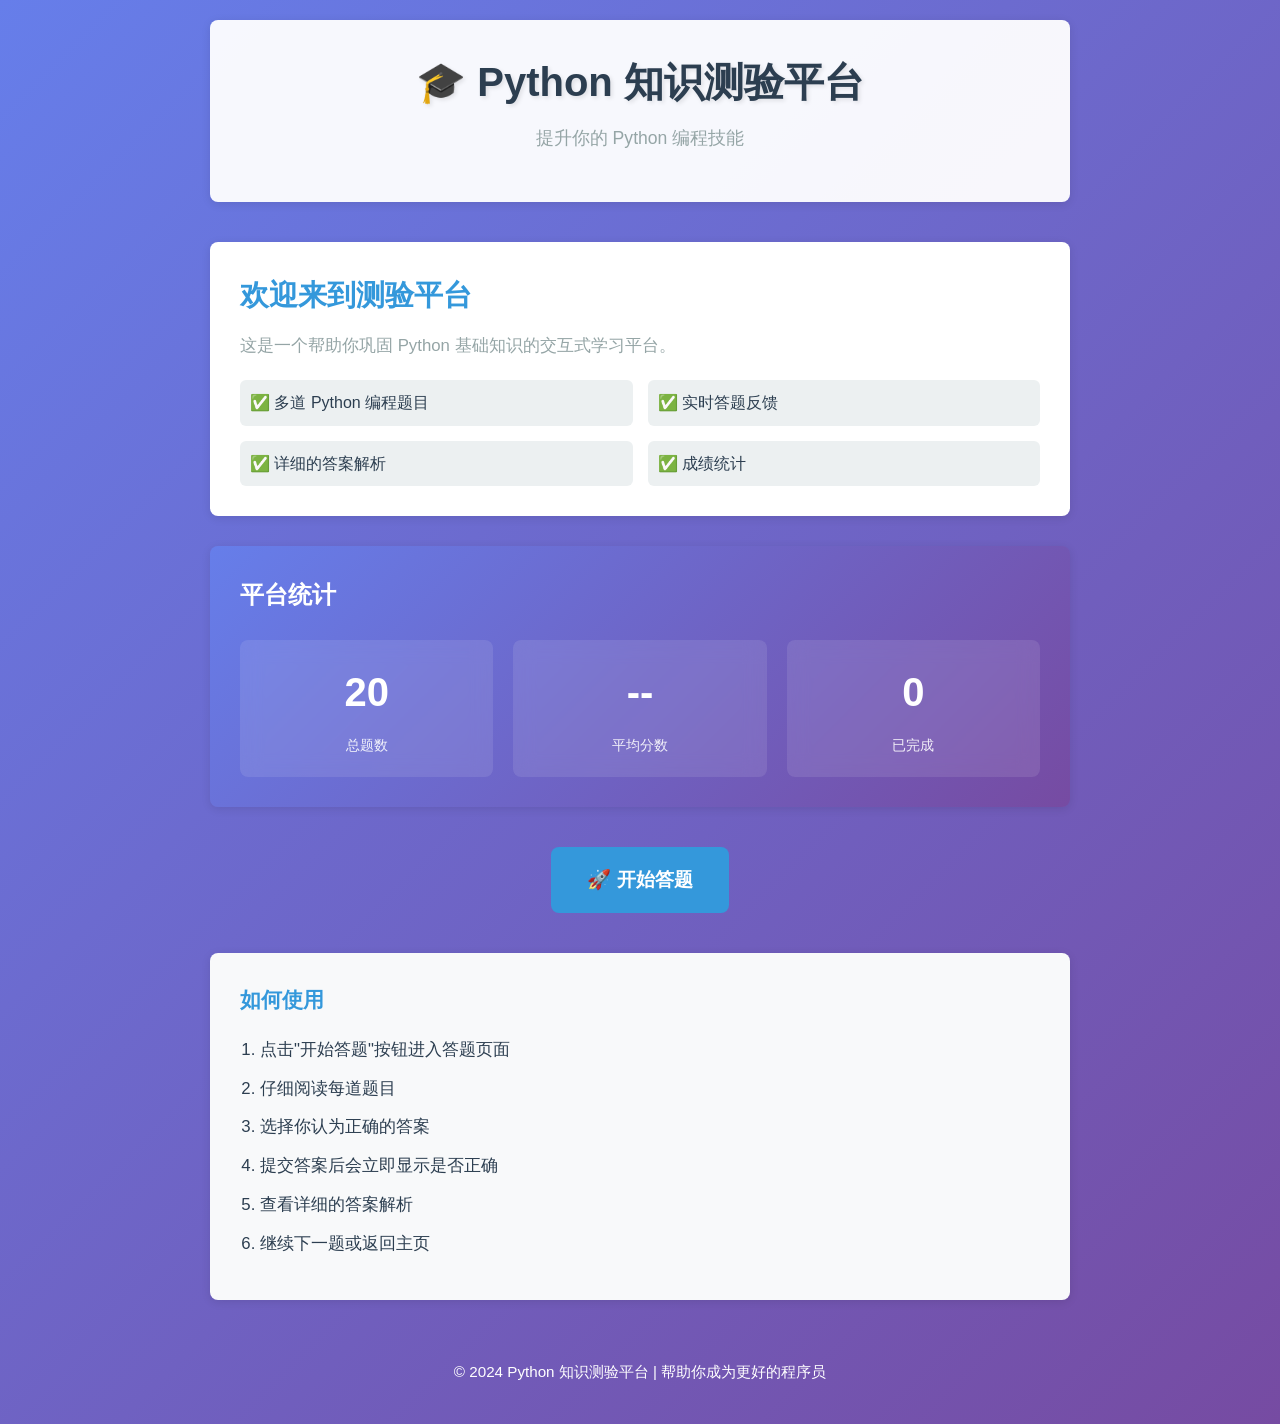
<file: index.html>
<!DOCTYPE html>
<html lang="zh-CN">
<head>
    <meta charset="UTF-8">
    <meta name="viewport" content="width=device-width, initial-scale=1.0">
    <title>测验平台 - 欢迎</title>
    <link rel="stylesheet" href="assets/css/style.css">
</head>
<body>
    <div class="container">
        <div class="header">
            <h1>🎓 Python 知识测验平台</h1>
            <p>提升你的 Python 编程技能</p>
        </div>

        <div class="main-content">
            <div class="card welcome-card">
                <h2>欢迎来到测验平台</h2>
                <p>这是一个帮助你巩固 Python 基础知识的交互式学习平台。</p>
                <ul class="features">
                    <li>✅ 多道 Python 编程题目</li>
                    <li>✅ 实时答题反馈</li>
                    <li>✅ 详细的答案解析</li>
                    <li>✅ 成绩统计</li>
                </ul>
            </div>

            <div class="card stats-card">
                <h3>平台统计</h3>
                <div class="stats-grid">
                    <div class="stat-item">
                        <span class="stat-number" id="totalQuestions">0</span>
                        <span class="stat-label">总题数</span>
                    </div>
                    <div class="stat-item">
                        <span class="stat-number" id="avgScore">--</span>
                        <span class="stat-label">平均分数</span>
                    </div>
                    <div class="stat-item">
                        <span class="stat-number" id="completedCount">0</span>
                        <span class="stat-label">已完成</span>
                    </div>
                </div>
            </div>

            <div class="action-area">
                <a href="quiz.html" class="btn btn-primary btn-large">
                    🚀 开始答题
                </a>
            </div>

            <div class="card info-card">
                <h3>如何使用</h3>
                <ol>
                    <li>点击"开始答题"按钮进入答题页面</li>
                    <li>仔细阅读每道题目</li>
                    <li>选择你认为正确的答案</li>
                    <li>提交答案后会立即显示是否正确</li>
                    <li>查看详细的答案解析</li>
                    <li>继续下一题或返回主页</li>
                </ol>
            </div>
        </div>

        <div class="footer">
            <p>&copy; 2024 Python 知识测验平台 | 帮助你成为更好的程序员</p>
        </div>
    </div>

    <script src="data/questions.js"></script>
    <script>
        // 初始化首页统计数据
        document.addEventListener('DOMContentLoaded', function() {
            const totalQuestions = document.getElementById('totalQuestions');
            const avgScore = document.getElementById('avgScore');
            const completedCount = document.getElementById('completedCount');

            // 从 localStorage 读取统计数据
            const stats = JSON.parse(localStorage.getItem('quizStats') || '{"completed": 0, "totalScore": 0}');
            
            totalQuestions.textContent = QUESTIONS.length;
            completedCount.textContent = stats.completed;
            
            if (stats.completed > 0) {
                avgScore.textContent = (stats.totalScore / stats.completed).toFixed(1);
            }
        });
    </script>
</body>
</html>
</file>
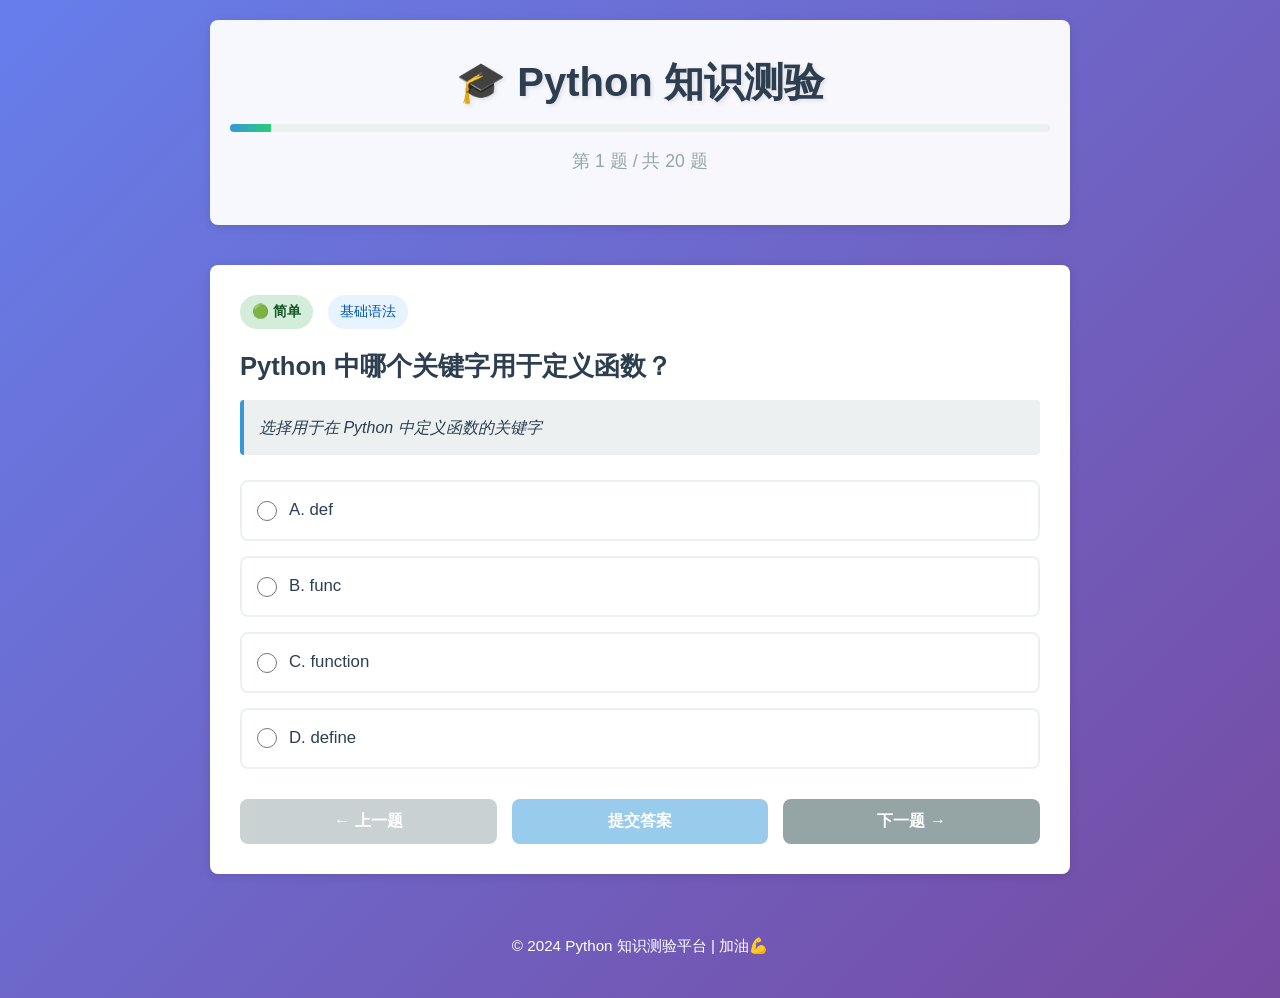
<file: quiz.html>
<!DOCTYPE html>
<html lang="zh-CN">
<head>
    <meta charset="UTF-8">
    <meta name="viewport" content="width=device-width, initial-scale=1.0">
    <title>测验平台 - 答题页面</title>
    <link rel="stylesheet" href="assets/css/style.css">
</head>
<body>
    <div class="container">
        <div class="header">
            <h1>🎓 Python 知识测验</h1>
            <div class="progress-bar">
                <div class="progress-fill" id="progressFill"></div>
            </div>
            <p id="progressText" class="progress-text">第 1 题 / 共 0 题</p>
        </div>

        <div class="main-content">
            <!-- 题目卡片 -->
            <div class="card question-card" id="questionCard">
                <div class="question-header">
                    <span class="difficulty" id="difficulty">简单</span>
                    <span class="question-tag" id="category">基础</span>
                </div>
                <h2 id="questionTitle">加载题目中...</h2>
                <p id="questionDescription" class="question-description"></p>

                <!-- 选项 -->
                <div class="options" id="optionsContainer"></div>

                <!-- 操作按钮 -->
                <div class="button-group">
                    <button class="btn btn-secondary" id="prevBtn" onclick="previousQuestion()">← 上一题</button>
                    <button class="btn btn-primary" id="submitBtn" onclick="submitAnswer()">提交答案</button>
                    <button class="btn btn-secondary" id="nextBtn" onclick="nextQuestion()">下一题 →</button>
                </div>
            </div>

            <!-- 结果卡片（初始隐藏） -->
            <div class="card result-card" id="resultCard" style="display: none;">
                <div class="result-header" id="resultHeader">
                    <h2 id="resultTitle">✅ 回答正确！</h2>
                </div>
                <div class="result-content">
                    <p id="resultMessage"></p>
                    <div class="explanation" id="explanation">
                        <h4>📚 答案解析</h4>
                        <p id="explanationText"></p>
                    </div>
                    <div class="correct-answer" id="correctAnswerDiv">
                        <h4>正确答案</h4>
                        <p id="correctAnswer"></p>
                    </div>
                </div>
                <div class="button-group">
                    <button class="btn btn-primary" id="continueBtn" onclick="continueToNext()">继续下一题 →</button>
                </div>
            </div>

            <!-- 完成卡片 -->
            <div class="card completion-card" id="completionCard" style="display: none;">
                <div class="completion-header">
                    <h2>🎉 测验完成！</h2>
                </div>
                <div class="completion-content">
                    <div class="final-score">
                        <span class="score-number" id="finalScore">0</span>
                        <span class="score-label">分</span>
                    </div>
                    <div class="score-details">
                        <p>正确答题: <span id="correctCount">0</span> / <span id="totalCount">0</span></p>
                        <p>正确率: <span id="correctRate">0%</span></p>
                    </div>
                    <div class="completion-message" id="completionMessage"></div>
                    <div class="button-group">
                        <a href="index.html" class="btn btn-primary">返回主页</a>
                        <button class="btn btn-secondary" onclick="restartQuiz()">重新开始</button>
                    </div>
                </div>
            </div>
        </div>

        <div class="footer">
            <p>&copy; 2024 Python 知识测验平台 | 加油💪</p>
        </div>
    </div>

    <script src="data/questions.js"></script>
    <script src="assets/js/quiz.js"></script>
</body>
</html>
</file>
<file: assets/css/style.css>
/* ============================================
   全局样式
   ============================================ */
* {
    margin: 0;
    padding: 0;
    box-sizing: border-box;
}

:root {
    --primary-color: #3498db;
    --secondary-color: #2ecc71;
    --danger-color: #e74c3c;
    --warning-color: #f39c12;
    --dark-color: #2c3e50;
    --light-color: #ecf0f1;
    --gray-color: #95a5a6;
    --border-radius: 8px;
    --box-shadow: 0 2px 10px rgba(0, 0, 0, 0.1);
    --transition: all 0.3s ease;
}

html {
    font-size: 16px;
}

body {
    font-family: 'Segoe UI', Tahoma, Geneva, Verdana, sans-serif;
    background: linear-gradient(135deg, #667eea 0%, #764ba2 100%);
    color: var(--dark-color);
    line-height: 1.6;
    min-height: 100vh;
    padding: 20px 0;
}

/* ============================================
   容器布局
   ============================================ */
.container {
    max-width: 900px;
    margin: 0 auto;
    padding: 0 20px;
}

/* ============================================
   顶部页眉
   ============================================ */
.header {
    text-align: center;
    margin-bottom: 40px;
    padding: 30px 20px;
    background: rgba(255, 255, 255, 0.95);
    border-radius: var(--border-radius);
    box-shadow: var(--box-shadow);
}

.header h1 {
    font-size: 2.5rem;
    color: var(--dark-color);
    margin-bottom: 10px;
    text-shadow: 2px 2px 4px rgba(0, 0, 0, 0.1);
}

.header p {
    font-size: 1.1rem;
    color: var(--gray-color);
    margin-bottom: 20px;
}

/* ============================================
   进度条
   ============================================ */
.progress-bar {
    width: 100%;
    height: 8px;
    background-color: var(--light-color);
    border-radius: 4px;
    overflow: hidden;
    margin-bottom: 15px;
}

.progress-fill {
    height: 100%;
    background: linear-gradient(90deg, var(--primary-color), var(--secondary-color));
    width: 0%;
    transition: width 0.3s ease;
}

.progress-text {
    font-size: 0.9rem;
    color: var(--gray-color);
}

/* ============================================
   卡片样式
   ============================================ */
.card {
    background: white;
    border-radius: var(--border-radius);
    box-shadow: var(--box-shadow);
    padding: 30px;
    margin-bottom: 30px;
    transition: var(--transition);
}

.card:hover {
    box-shadow: 0 4px 20px rgba(0, 0, 0, 0.15);
}

/* ============================================
   欢迎卡片
   ============================================ */
.welcome-card h2 {
    color: var(--primary-color);
    margin-bottom: 15px;
    font-size: 1.8rem;
}

.welcome-card p {
    color: var(--gray-color);
    margin-bottom: 20px;
    font-size: 1.05rem;
}

.features {
    list-style: none;
    display: grid;
    grid-template-columns: 1fr 1fr;
    gap: 15px;
}

.features li {
    padding: 10px;
    background-color: var(--light-color);
    border-radius: 6px;
    transition: var(--transition);
}

.features li:hover {
    background-color: #d5dbea;
    transform: translateX(5px);
}

/* ============================================
   统计卡片
   ============================================ */
.stats-card {
    background: linear-gradient(135deg, #667eea 0%, #764ba2 100%);
    color: white;
}

.stats-card h3 {
    margin-bottom: 25px;
    font-size: 1.5rem;
}

.stats-grid {
    display: grid;
    grid-template-columns: repeat(3, 1fr);
    gap: 20px;
}

.stat-item {
    text-align: center;
    padding: 20px;
    background: rgba(255, 255, 255, 0.1);
    border-radius: 8px;
    backdrop-filter: blur(10px);
}

.stat-number {
    display: block;
    font-size: 2.5rem;
    font-weight: bold;
    margin-bottom: 10px;
}

.stat-label {
    display: block;
    font-size: 0.9rem;
    opacity: 0.9;
}

/* ============================================
   按钮样式
   ============================================ */
.btn {
    padding: 12px 24px;
    border: none;
    border-radius: var(--border-radius);
    font-size: 1rem;
    font-weight: 600;
    cursor: pointer;
    transition: var(--transition);
    text-decoration: none;
    display: inline-block;
    text-align: center;
}

.btn-primary {
    background-color: var(--primary-color);
    color: white;
}

.btn-primary:hover {
    background-color: #2980b9;
    transform: translateY(-2px);
    box-shadow: 0 4px 12px rgba(52, 152, 219, 0.4);
}

.btn-secondary {
    background-color: var(--gray-color);
    color: white;
}

.btn-secondary:hover {
    background-color: #7f8c8d;
    transform: translateY(-2px);
}

.btn-success {
    background-color: var(--secondary-color);
    color: white;
}

.btn-success:hover {
    background-color: #27ae60;
}

.btn-danger {
    background-color: var(--danger-color);
    color: white;
}

.btn-danger:hover {
    background-color: #c0392b;
}

.btn-large {
    padding: 18px 36px;
    font-size: 1.2rem;
}

.button-group {
    display: flex;
    gap: 15px;
    justify-content: center;
    margin-top: 25px;
    flex-wrap: wrap;
}

.button-group .btn {
    flex: 1;
    min-width: 150px;
}

/* ============================================
   问题卡片
   ============================================ */
.question-card {
    animation: slideIn 0.3s ease;
}

@keyframes slideIn {
    from {
        opacity: 0;
        transform: translateY(10px);
    }
    to {
        opacity: 1;
        transform: translateY(0);
    }
}

.question-header {
    display: flex;
    gap: 15px;
    margin-bottom: 20px;
}

.difficulty {
    padding: 6px 12px;
    background-color: #fff3cd;
    color: #856404;
    border-radius: 20px;
    font-size: 0.85rem;
    font-weight: 600;
}

.difficulty.easy {
    background-color: #d4edda;
    color: #155724;
}

.difficulty.medium {
    background-color: #fff3cd;
    color: #856404;
}

.difficulty.hard {
    background-color: #f8d7da;
    color: #721c24;
}

.question-tag {
    padding: 6px 12px;
    background-color: #e7f3ff;
    color: #0056b3;
    border-radius: 20px;
    font-size: 0.85rem;
}

#questionTitle {
    color: var(--dark-color);
    margin-bottom: 15px;
    font-size: 1.6rem;
    line-height: 1.4;
}

.question-description {
    background-color: var(--light-color);
    padding: 15px;
    border-left: 4px solid var(--primary-color);
    margin-bottom: 25px;
    border-radius: 4px;
    color: var(--dark-color);
    font-style: italic;
}

/* ============================================
   选项样式
   ============================================ */
.options {
    display: grid;
    gap: 15px;
    margin-bottom: 30px;
}

.option {
    padding: 15px;
    border: 2px solid var(--light-color);
    border-radius: var(--border-radius);
    cursor: pointer;
    transition: var(--transition);
    background-color: white;
    display: flex;
    align-items: center;
    gap: 12px;
}

.option:hover {
    border-color: var(--primary-color);
    background-color: #f8f9fa;
    transform: translateX(5px);
}

.option input[type="radio"] {
    cursor: pointer;
    width: 20px;
    height: 20px;
    accent-color: var(--primary-color);
}

.option label {
    cursor: pointer;
    flex: 1;
    font-size: 1.05rem;
    color: var(--dark-color);
}

.option.selected {
    border-color: var(--primary-color);
    background-color: #e7f3ff;
}

.option.correct {
    border-color: var(--secondary-color);
    background-color: #d4edda;
}

.option.incorrect {
    border-color: var(--danger-color);
    background-color: #f8d7da;
}

.option.disabled {
    pointer-events: none;
    opacity: 0.7;
}

/* ============================================
   结果卡片
   ============================================ */
.result-card {
    animation: slideIn 0.3s ease;
    border-left: 5px solid var(--secondary-color);
}

.result-card.incorrect {
    border-left-color: var(--danger-color);
}

.result-header {
    margin-bottom: 20px;
    padding-bottom: 15px;
    border-bottom: 2px solid var(--light-color);
}

.result-header h2 {
    font-size: 1.8rem;
    color: var(--secondary-color);
}

.result-card.incorrect .result-header h2 {
    color: var(--danger-color);
}

.result-content {
    margin-bottom: 25px;
}

#resultMessage {
    font-size: 1.1rem;
    color: var(--dark-color);
    margin-bottom: 20px;
    line-height: 1.6;
}

.explanation,
.correct-answer {
    background-color: var(--light-color);
    padding: 15px;
    border-radius: var(--border-radius);
    margin-bottom: 15px;
}

.explanation h4,
.correct-answer h4 {
    color: var(--primary-color);
    margin-bottom: 10px;
    font-size: 1.05rem;
}

.explanation p,
.correct-answer p {
    color: var(--dark-color);
    line-height: 1.6;
}

/* ============================================
   完成卡片
   ============================================ */
.completion-card {
    text-align: center;
    background: linear-gradient(135deg, #667eea 0%, #764ba2 100%);
    color: white;
}

.completion-header h2 {
    font-size: 2.5rem;
    margin-bottom: 30px;
}

.final-score {
    margin: 30px 0;
}

.score-number {
    display: block;
    font-size: 4rem;
    font-weight: bold;
    color: #ffd700;
    text-shadow: 2px 2px 4px rgba(0, 0, 0, 0.3);
}

.score-label {
    display: block;
    font-size: 1.3rem;
    margin-top: 10px;
}

.score-details {
    background: rgba(255, 255, 255, 0.1);
    padding: 20px;
    border-radius: var(--border-radius);
    margin: 25px 0;
    backdrop-filter: blur(10px);
}

.score-details p {
    margin: 10px 0;
    font-size: 1.1rem;
}

.completion-message {
    font-size: 1.2rem;
    margin: 25px 0;
    font-style: italic;
}

/* ============================================
   主要内容区域
   ============================================ */
.main-content {
    min-height: 500px;
}

.action-area {
    text-align: center;
    margin: 40px 0;
}

.info-card {
    background-color: #f8f9fa;
}

.info-card h3 {
    color: var(--primary-color);
    margin-bottom: 20px;
    font-size: 1.3rem;
}

.info-card ol {
    margin-left: 20px;
    color: var(--dark-color);
}

.info-card li {
    margin-bottom: 12px;
    line-height: 1.6;
    font-size: 1.05rem;
}

/* ============================================
   页脚
   ============================================ */
.footer {
    text-align: center;
    padding: 20px;
    color: white;
    margin-top: 40px;
    font-size: 0.95rem;
}

/* ============================================
   响应式设计
   ============================================ */
@media (max-width: 768px) {
    .header h1 {
        font-size: 2rem;
    }

    .stats-grid {
        grid-template-columns: 1fr;
    }

    .features {
        grid-template-columns: 1fr;
    }

    .button-group {
        flex-direction: column;
    }

    .button-group .btn {
        width: 100%;
    }

    #questionTitle {
        font-size: 1.3rem;
    }

    .completion-card {
        padding: 20px;
    }

    .final-score .score-number {
        font-size: 3rem;
    }
}

@media (max-width: 480px) {
    .container {
        padding: 0 15px;
    }

    .header {
        padding: 20px 15px;
        margin-bottom: 20px;
    }

    .header h1 {
        font-size: 1.5rem;
    }

    .card {
        padding: 20px;
        margin-bottom: 20px;
    }

    .question-header {
        flex-wrap: wrap;
    }

    .option {
        padding: 12px;
    }
}

/* ============================================
   打印样式
   ============================================ */
@media print {
    body {
        background: white;
    }

    .btn {
        display: none;
    }

    .footer {
        color: black;
    }
}
</file>
